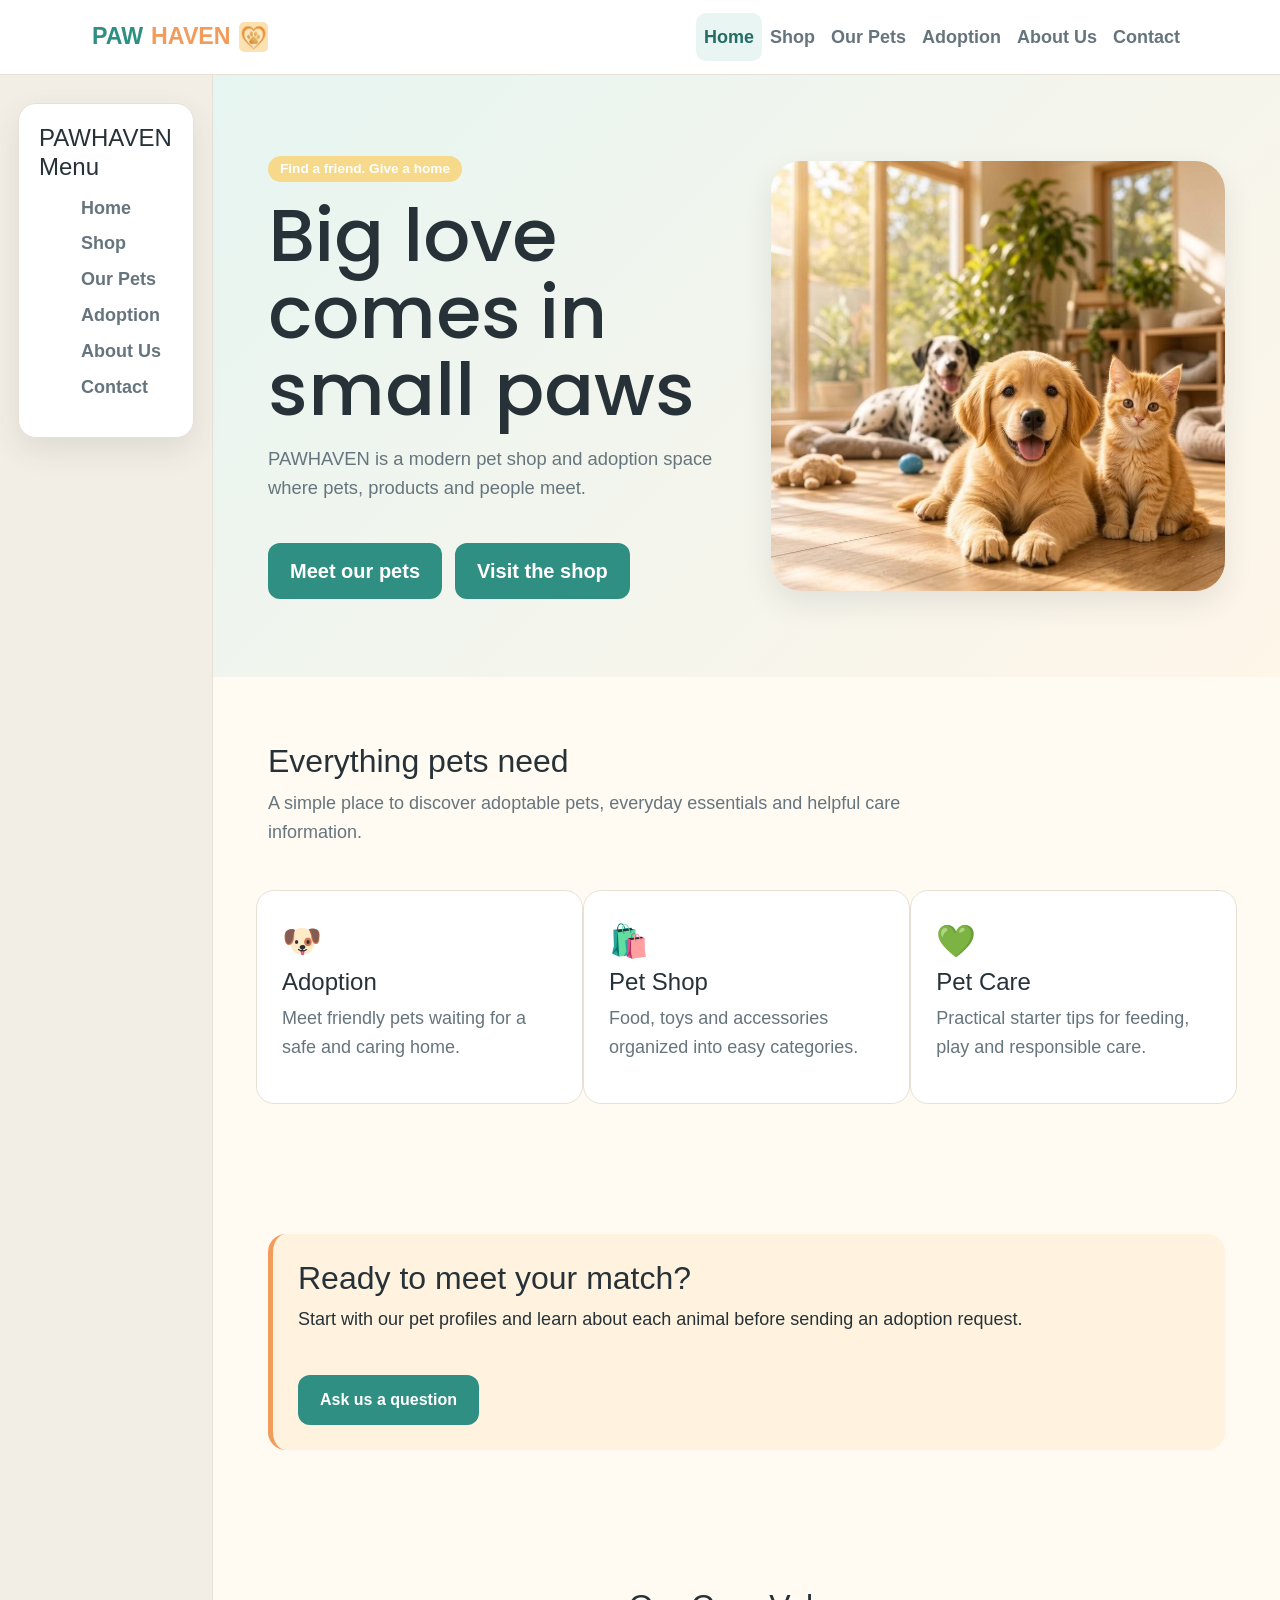
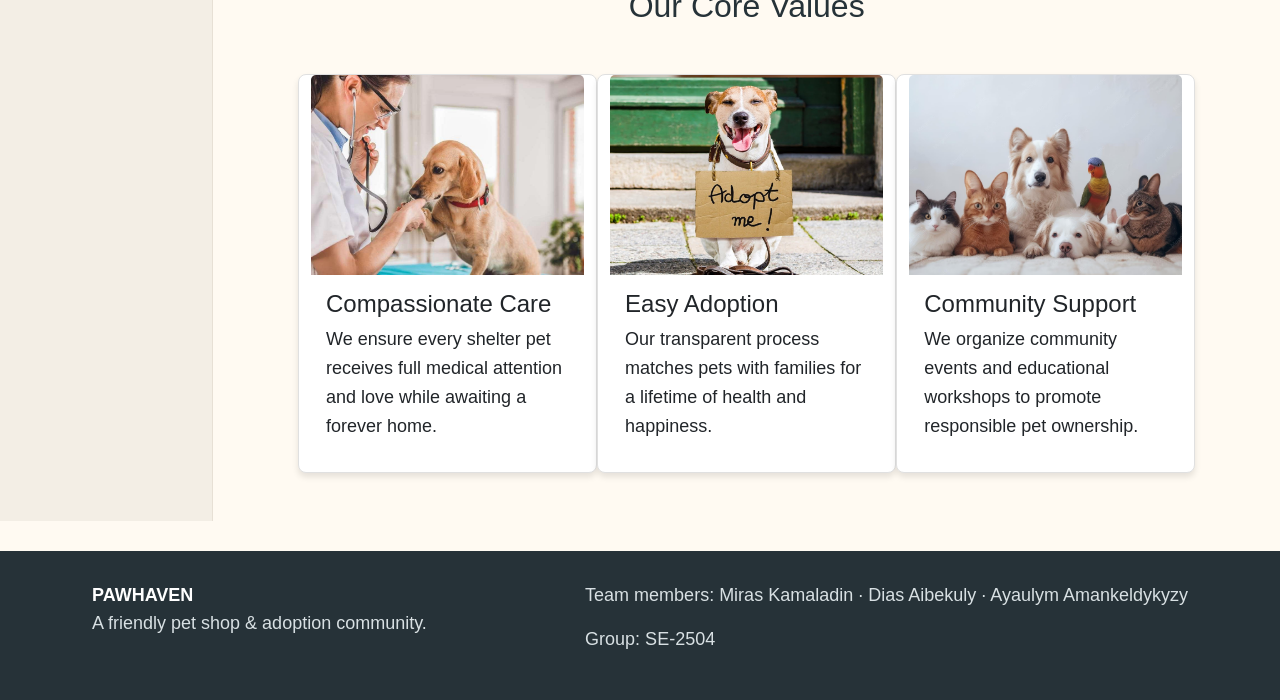
<file: index.html>
<!DOCTYPE html>

<html lang="en">
<head>
<!-- PAWHAVEN Team: Miras Kamaladin, Ayaulym Amankeldykyzy, Dias Aibekuly -->
<meta charset="utf-8"/>
<meta content="width=device-width, initial-scale=1.0" name="viewport"/>
<title>PAWHAVEN | Home</title>
<link href="https://cdn.jsdelivr.net/npm/bootstrap@5.3.3/dist/css/bootstrap.min.css" rel="stylesheet">
<link href="css/style.css" rel="stylesheet"/>
<link href="https://fonts.googleapis.com" rel="preconnect"/>
<link crossorigin="" href="https://fonts.gstatic.com" rel="preconnect"/>
<link href="https://fonts.googleapis.com/css2?family=Poppins:wght@400;500;600;700&amp;display=swap" rel="stylesheet"/>
<link href="https://fonts.googleapis.com/css2?family=Montserrat:ital,wght@0,100..900;1,100..900&amp;family=Poppins:ital,wght@0,100;0,200;0,300;0,400;0,500;0,600;0,700;0,800;0,900;1,100;1,200;1,300;1,400;1,500;1,600;1,700;1,800;1,900&amp;display=swap" rel="stylesheet"/>
</head>

<body>

<div class="site-layout">

    <header class="site-header">
        <nav class="navbar navbar-expand-lg bg-white navbar-light">
            <div class="container">
                <a class="navbar-brand logo" href="index.html">
                    PAW<span>HAVEN</span>
                    <img class="logo-img img-fluid" src="images/logo.png" alt="PAWHAVEN logo" width="40" height="40">
                </a>
                <button class="navbar-toggler" type="button" data-bs-toggle="collapse" data-bs-target="#mainNavbar"
                        aria-controls="mainNavbar" aria-expanded="false" aria-label="Toggle navigation">
                    <span class="navbar-toggler-icon"></span>
                </button>
                <div class="collapse navbar-collapse" id="mainNavbar">
                    <ul class="navbar-nav ms-auto mb-2 mb-lg-0">
                        <li class="nav-item"><a class="nav-link active" href="index.html">Home</a></li>
                        <li class="nav-item"><a class="nav-link " href="shop.html">Shop</a></li>
                        <li class="nav-item"><a class="nav-link " href="pets.html">Our Pets</a></li>
                        <li class="nav-item"><a class="nav-link " href="adoption.html">Adoption</a></li>
                        <li class="nav-item"><a class="nav-link " href="about.html">About Us</a></li>
                        <li class="nav-item"><a class="nav-link " href="contact.html">Contact</a></li>
                    </ul>
                </div>
            </div>
        </nav>
    </header>

    <div class="row g-0">

    <aside class="sidebar col-12 col-lg-3 col-xl-2">
        <div class="sidebar-box">
            <h3>PAWHAVEN Menu</h3>

            <ul class="sidebar-links">
                <li><a href="index.html">Home</a></li>
                <li><a href="shop.html">Shop</a></li>
                <li><a href="pets.html">Our Pets</a></li>
                <li><a href="adoption.html">Adoption</a></li>
                <li><a href="about.html">About Us</a></li>
                <li><a href="contact.html">Contact</a></li>
            </ul>
        </div>
    </aside>

    <main class="col-12 col-lg-9 col-xl-10">

        <section class="hero">
            <div class="container"><div class="row align-items-center g-5">

                <div class="hero-content col-12 col-lg-6">
                    <span class="badge">
                        Find a friend. Give a home
                    </span>

                    <h1 class="hero-title">
                        Big love comes in small paws
                    </h1>

                    <p>
                        PAWHAVEN is a modern pet shop and adoption space
                        where pets, products and people meet.
                    </p>

                    <div class="hero-buttons">
                        <a class="btn btn-primary btn-lg" href="pets.html">
                            Meet our pets
                        </a>

                        <a class="btn btn-warning btn-lg ms-lg-2" href="shop.html">
                            Visit the shop
                        </a>
                    </div>
                </div>

                <div class="hero-image col-12 col-lg-6">
                    <img alt="Happy dog illustration" class="hero-img img-fluid" src="images/hero.jpg"/>
                </div>

            </div>
            </div>
        </section>


        <section class="section">
            <div class="container">

                <div class="section-head">
                    <div>
                        <h2>
                            Everything pets need
                        </h2>

                        <p class="section-intro">
                            A simple place to discover adoptable pets,
                            everyday essentials and helpful care information.
                        </p>
                    </div>
                </div>

                <div class="row g-4">

                    <article class="icon-card col-12 col-md-6 col-lg-4">
                        <div class="icon">
                            🐶
                        </div>

                        <h3>
                            Adoption
                        </h3>

                        <p class="muted">
                            Meet friendly pets waiting for a safe
                            and caring home.
                        </p>
                    </article>

                    <article class="icon-card col-12 col-md-6 col-lg-4">
                        <div class="icon">
                            🛍️
                        </div>

                        <h3>
                            Pet Shop
                        </h3>

                        <p class="muted">
                            Food, toys and accessories organized
                            into easy categories.
                        </p>
                    </article>

                    <article class="icon-card col-12 col-md-6 col-lg-4">
                        <div class="icon">
                            💚
                        </div>

                        <h3>
                            Pet Care
                        </h3>

                        <p class="muted">
                            Practical starter tips for feeding,
                            play and responsible care.
                        </p>
                    </article>

                </div>
            </div>
        </section>

        <section class="section">
            <div class="container">

                <div class="callout">
                    <h2>
                        Ready to meet your match?
                    </h2>

                    <p>
                        Start with our pet profiles and learn about
                        each animal before sending an adoption request.
                    </p>

                    <a class="btn btn-primary" href="contact.html">
                        Ask us a question
                    </a>
                </div>

            </div>
        </section>
        <section class="section py-5">
            <h2 class="text-center my-4">Our Core Values</h2>

            <div class="container row g-4 mx-auto justify-content-center">
                <div class="pure-card card h-100 col-12 col-md-6 col-lg-4">
                    <img class="card-img-top img-fluid" src="images/ajnj1.jpg" alt="Pet Care">
                    <div class="pure-card-body card-body">
                        <h3>Compassionate Care</h3>
                        <p>We ensure every shelter pet receives full medical attention and love while awaiting a forever home.</p>
                    </div>
                </div>

                <div class="pure-card card h-100 col-12 col-md-6 col-lg-4">
                    <img class="card-img-top img-fluid" src="images/ajnj2.jpg" alt="Adoption">
                    <div class="pure-card-body card-body">
                        <h3>Easy Adoption</h3>
                        <p>Our transparent process matches pets with families for a lifetime of health and happiness.</p>
                    </div>
                </div>

                <div class="pure-card card h-100 col-12 col-md-6 col-lg-4">
                    <img class="card-img-top img-fluid" src="images/ajnj3.jpg" alt="Community">
                    <div class="pure-card-body card-body">
                        <h3>Community Support</h3>
                        <p>We organize community events and educational workshops to promote responsible pet ownership.</p>
                    </div>
                </div>
            </div>
        </section>

    </main>

    </div>

    <footer class="site-footer">
        <div class="container footer-grid">

            <div>
                <strong>
                    PAWHAVEN
                </strong>

                <p>
                    A friendly pet shop & adoption community.
                </p>
            </div>

            <div>
                <p>
                    Team members:
                    Miras Kamaladin ·
                    Dias Aibekuly ·
                    Ayaulym Amankeldykyzy
                </p>

                <p>
                    Group: SE-2504
                </p>
            </div>

        </div>
    </footer>

</div>

    <script src="https://cdn.jsdelivr.net/npm/bootstrap@5.3.3/dist/js/bootstrap.bundle.min.js"></script>
</body>
</html>
</file>
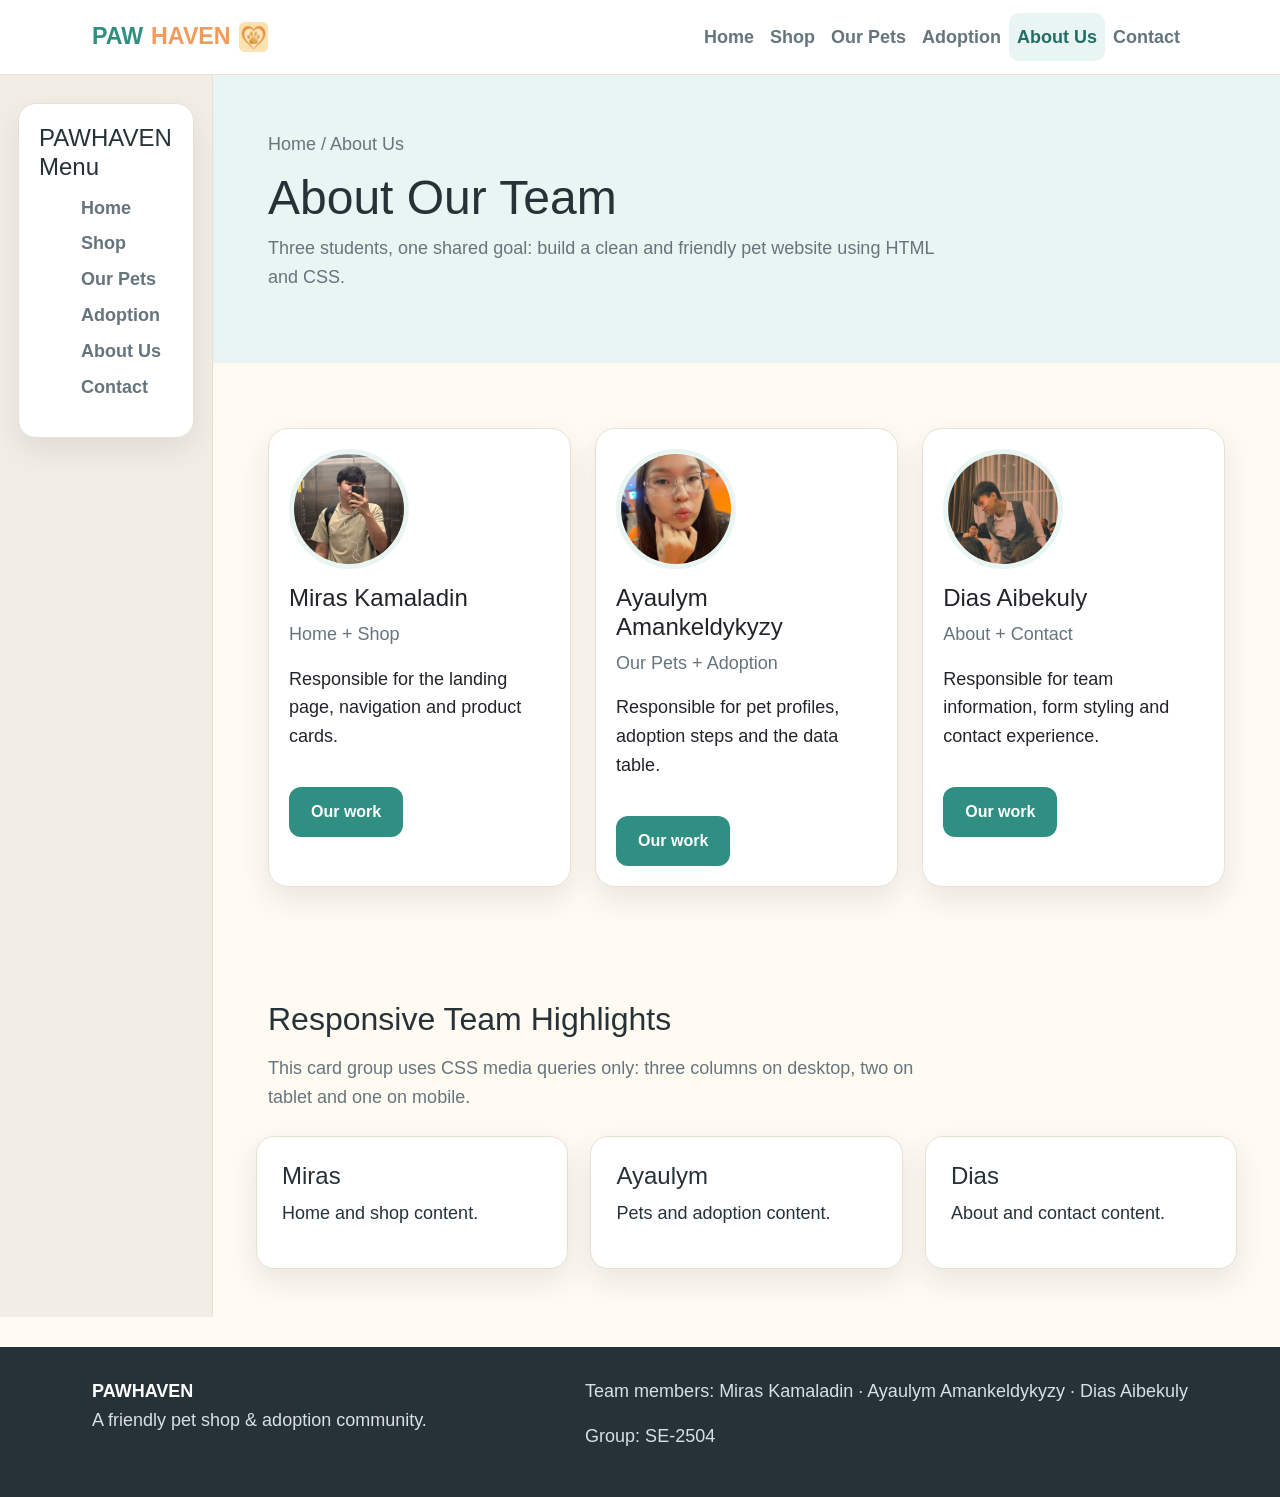
<file: about.html>
<!DOCTYPE html>
<html lang="en">
<head>
    <!-- PAWHAVEN Team: Miras Kamaladin, Ayaulym Amankeldykyzy, Dias Aibekuly -->
    <meta charset="utf-8">
    <meta content="width=device-width, initial-scale=1.0" name="viewport">
    <title>PAWHAVEN | About Our Team</title>

        <link href="https://cdn.jsdelivr.net/npm/bootstrap@5.3.3/dist/css/bootstrap.min.css" rel="stylesheet">
    <link href="css/style.css" rel="stylesheet">
    <link href="https://fonts.googleapis.com" rel="preconnect">
    <link crossorigin="" href="https://fonts.gstatic.com" rel="preconnect">
    <link href="https://fonts.googleapis.com/css2?family=Poppins:wght@400;500;600;700&display=swap" rel="stylesheet">
    <link href="https://fonts.googleapis.com/css2?family=Montserrat:ital,wght@0,100..900;1,100..900&family=Poppins:ital,wght@0,100;0,200;0,300;0,400;0,500;0,600;0,700;0,800;0,900;1,100;1,200;1,300;1,400;1,500;1,600;1,700;1,800;1,900&display=swap" rel="stylesheet">
</head>

<body>
    <div class="site-layout">

        <header class="site-header">
        <nav class="navbar navbar-expand-lg bg-white navbar-light">
            <div class="container">
                <a class="navbar-brand logo" href="index.html">
                    PAW<span>HAVEN</span>
                    <img class="logo-img img-fluid" src="images/logo.png" alt="PAWHAVEN logo" width="40" height="40">
                </a>
                <button class="navbar-toggler" type="button" data-bs-toggle="collapse" data-bs-target="#mainNavbar"
                        aria-controls="mainNavbar" aria-expanded="false" aria-label="Toggle navigation">
                    <span class="navbar-toggler-icon"></span>
                </button>
                <div class="collapse navbar-collapse" id="mainNavbar">
                    <ul class="navbar-nav ms-auto mb-2 mb-lg-0">
                        <li class="nav-item"><a class="nav-link " href="index.html">Home</a></li>
                        <li class="nav-item"><a class="nav-link " href="shop.html">Shop</a></li>
                        <li class="nav-item"><a class="nav-link " href="pets.html">Our Pets</a></li>
                        <li class="nav-item"><a class="nav-link " href="adoption.html">Adoption</a></li>
                        <li class="nav-item"><a class="nav-link active" href="about.html">About Us</a></li>
                        <li class="nav-item"><a class="nav-link " href="contact.html">Contact</a></li>
                    </ul>
                </div>
            </div>
        </nav>
    </header>

    <div class="row g-0">

        <aside class="sidebar col-12 col-lg-3 col-xl-2">
            <div class="sidebar-box">
                <h3>PAWHAVEN Menu</h3>

                <ul class="sidebar-links">
                    <li><a href="index.html">Home</a></li>
                    <li><a href="shop.html">Shop</a></li>
                    <li><a href="pets.html">Our Pets</a></li>
                    <li><a href="adoption.html">Adoption</a></li>
                    <li><a href="about.html">About Us</a></li>
                    <li><a href="contact.html">Contact</a></li>
                </ul>
            </div>
        </aside>

        <main class="col-12 col-lg-9 col-xl-10">
            <section class="page-hero">
                <div class="container">
                    <p class="breadcrumb">Home / About Us</p>
                    <h1>About Our Team</h1>
                    <p class="section-intro">Three students, one shared goal: build a clean and friendly pet website using HTML and CSS.</p>
                </div>
            </section>

            <section class="section">
                <div class="container">
                    <div class="row g-4">

                        <article class="col-sm-12 col-md-6 col-lg-4"><div class="card h-100">
                            <div class="card-body">
                                <img alt="Student 1 profile illustration" class="profile-img img-fluid" src="images/person1.jpg">
                                <h3>Miras Kamaladin</h3>
                                <p class="muted">Home + Shop</p>
                                <p>Responsible for the landing page, navigation and product cards.</p>
                                <a class="btn btn-outline-primary" href="contact.html">Our work</a>
                            </div>
                        </article>

                        <article class="col-sm-12 col-md-6 col-lg-4"><div class="card h-100">
                            <div class="card-body">
                                <img alt="Student 2 profile illustration" class="profile-img img-fluid" src="images/person3.jpg">
                                <h3>Ayaulym Amankeldykyzy</h3>
                                <p class="muted">Our Pets + Adoption</p>
                                <p>Responsible for pet profiles, adoption steps and the data table.</p>
                                <a class="btn btn-outline-primary" href="contact.html">Our work</a>
                            </div>
                        </article>

                        <article class="col-sm-12 col-md-6 col-lg-4"><div class="card h-100">
                            <div class="card-body">
                                <img alt="Student 3 profile illustration" class="profile-img img-fluid" src="images/person2.jpg">
                                <h3>Dias Aibekuly</h3>
                                <p class="muted">About + Contact</p>
                                <p>Responsible for team information, form styling and contact experience.</p>
                                <a class="btn btn-outline-primary" href="contact.html">Our work</a>
                            </div>
                        </article>

                    </div>
                </div>
            </section>

            <section class="section py-5">
                <div class="container">
                    <h2 class="mb-3">Responsive Team Highlights</h2>
                    <p class="section-intro mb-4">This card group uses CSS media queries only: three columns on desktop, two on tablet and one on mobile.</p>
                    <div class="responsive-card-group row g-4">
                        <article class="responsive-card col-12 col-md-6 col-lg-4">
                            <h3>Miras</h3>
                            <p>Home and shop content.</p>
                        </article>
                        <article class="responsive-card col-12 col-md-6 col-lg-4">
                            <h3>Ayaulym</h3>
                            <p>Pets and adoption content.</p>
                        </article>
                        <article class="responsive-card col-12 col-md-6 col-lg-4">
                            <h3>Dias</h3>
                            <p>About and contact content.</p>
                        </article>
                    </div>
                </div>
            </section>
        </main>

    </div>

        <footer class="site-footer">
            <div class="container footer-grid">
                <div>
                    <strong>PAWHAVEN</strong>
                    <p>A friendly pet shop & adoption community.</p>
                </div>

                <div>
                    <p>Team members: Miras Kamaladin · Ayaulym Amankeldykyzy · Dias Aibekuly</p>
                    <p>Group: SE-2504</p>
                </div>
            </div>
        </footer>

    </div>
    <script src="https://cdn.jsdelivr.net/npm/bootstrap@5.3.3/dist/js/bootstrap.bundle.min.js"></script>
</body>
</html>
</file>
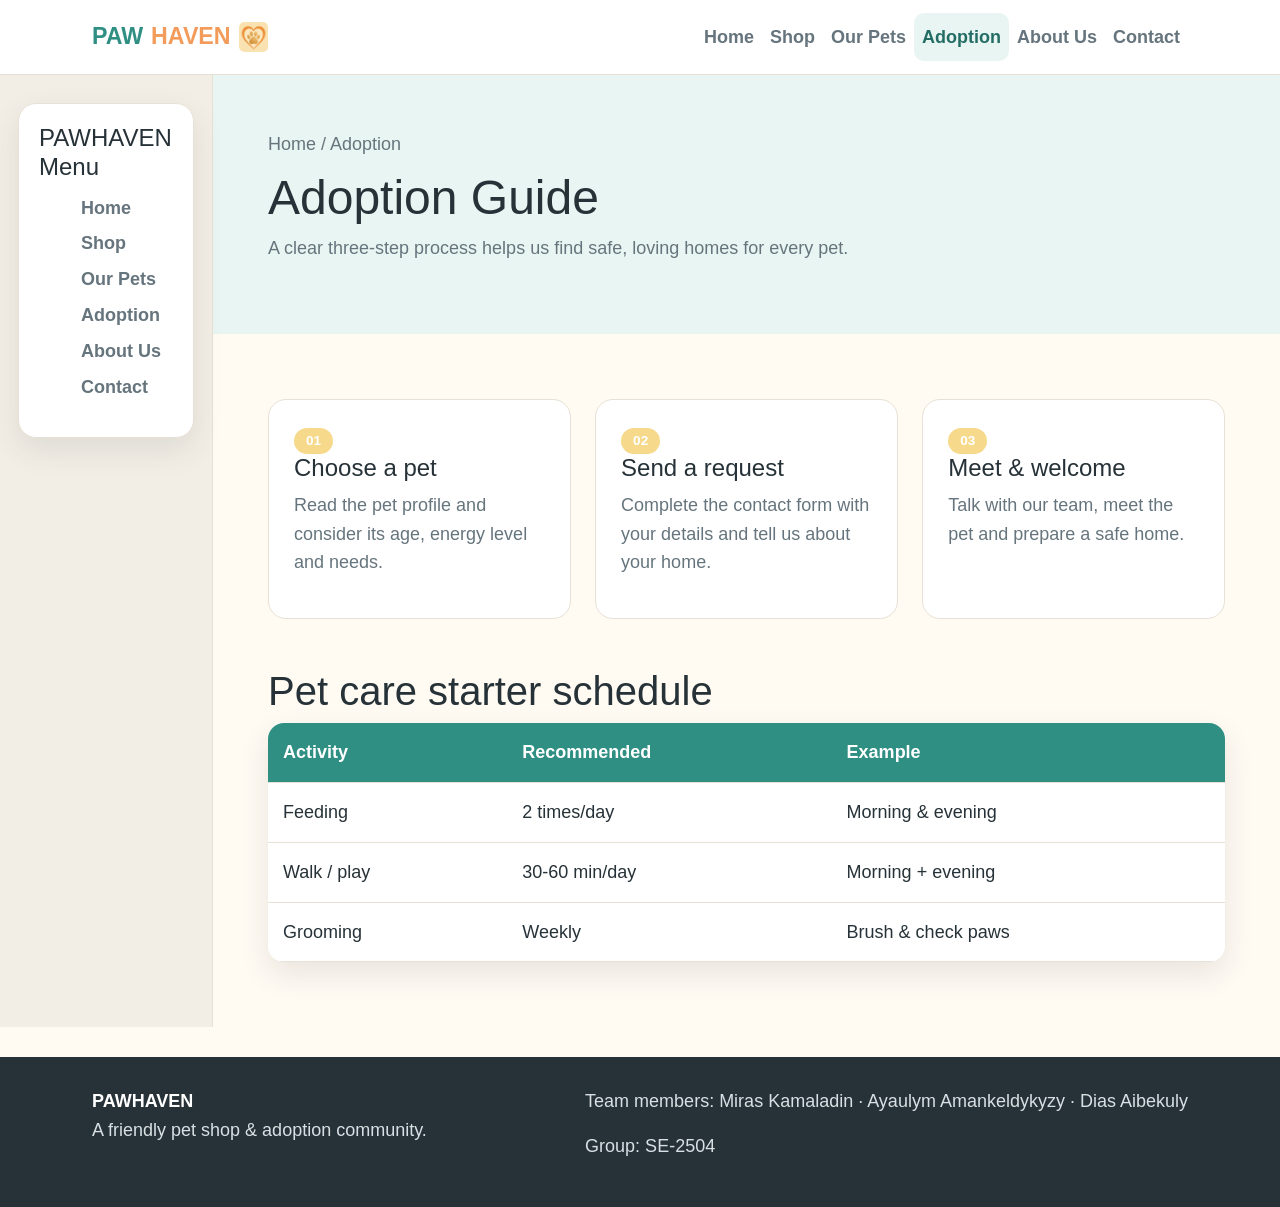
<file: adoption.html>
<!DOCTYPE html>

<html lang="en">
<head>
<!-- PAWHAVEN Team: Miras Kamaladin, Ayaulym Amankeldykyzy, Dias Aibekuly -->
<meta charset="utf-8"/>
<meta content="width=device-width, initial-scale=1.0" name="viewport"/>
<title>PAWHAVEN | Adoption Guide</title>
<link href="https://cdn.jsdelivr.net/npm/bootstrap@5.3.3/dist/css/bootstrap.min.css" rel="stylesheet">
<link href="css/style.css" rel="stylesheet"/>
<link href="https://fonts.googleapis.com" rel="preconnect"/>
<link crossorigin="" href="https://fonts.gstatic.com" rel="preconnect"/>
<link href="https://fonts.googleapis.com/css2?family=Poppins:wght@400;500;600;700&amp;display=swap" rel="stylesheet"/>
<link href="https://fonts.googleapis.com/css2?family=Montserrat:ital,wght@0,100..900;1,100..900&amp;family=Poppins:ital,wght@0,100;0,200;0,300;0,400;0,500;0,600;0,700;0,800;0,900;1,100;1,200;1,300;1,400;1,500;1,600;1,700;1,800;1,900&amp;display=swap" rel="stylesheet"/>
</head>

<body>

<div class="site-layout">

    <header class="site-header">
        <nav class="navbar navbar-expand-lg bg-white navbar-light">
            <div class="container">
                <a class="navbar-brand logo" href="index.html">
                    PAW<span>HAVEN</span>
                    <img class="logo-img img-fluid" src="images/logo.png" alt="PAWHAVEN logo" width="40" height="40">
                </a>
                <button class="navbar-toggler" type="button" data-bs-toggle="collapse" data-bs-target="#mainNavbar"
                        aria-controls="mainNavbar" aria-expanded="false" aria-label="Toggle navigation">
                    <span class="navbar-toggler-icon"></span>
                </button>
                <div class="collapse navbar-collapse" id="mainNavbar">
                    <ul class="navbar-nav ms-auto mb-2 mb-lg-0">
                        <li class="nav-item"><a class="nav-link " href="index.html">Home</a></li>
                        <li class="nav-item"><a class="nav-link " href="shop.html">Shop</a></li>
                        <li class="nav-item"><a class="nav-link " href="pets.html">Our Pets</a></li>
                        <li class="nav-item"><a class="nav-link active" href="adoption.html">Adoption</a></li>
                        <li class="nav-item"><a class="nav-link " href="about.html">About Us</a></li>
                        <li class="nav-item"><a class="nav-link " href="contact.html">Contact</a></li>
                    </ul>
                </div>
            </div>
        </nav>
    </header>

    <div class="row g-0">

    <aside class="sidebar col-12 col-lg-3 col-xl-2">
        <div class="sidebar-box">
            <h3>PAWHAVEN Menu</h3>

            <ul class="sidebar-links">
                <li><a href="index.html">Home</a></li>
                <li><a href="shop.html">Shop</a></li>
                <li><a href="pets.html">Our Pets</a></li>
                <li><a href="adoption.html">Adoption</a></li>
                <li><a href="about.html">About Us</a></li>
                <li><a href="contact.html">Contact</a></li>
            </ul>
        </div>
    </aside>

    <main class="col-12 col-lg-9 col-xl-10">

        <section class="page-hero">
            <div class="container">
                <p class="breadcrumb">Home / Adoption</p>
                <h1>Adoption Guide</h1>
                <p class="section-intro">A clear three-step process helps us find safe, loving homes for every pet.</p>
            </div>
        </section>

        <section class="section">
            <div class="container">

                <div class="row g-4">

                    <article class="col-sm-12 col-md-6 col-lg-4"><div class="icon-card h-100">
                        <span class="badge">01</span>
                        <h3>Choose a pet</h3>
                        <p class="muted">Read the pet profile and consider its age, energy level and needs.</p>
                    </div></article>

                    <article class="col-sm-12 col-md-6 col-lg-4"><div class="icon-card h-100">
                        <span class="badge">02</span>
                        <h3>Send a request</h3>
                        <p class="muted">Complete the contact form with your details and tell us about your home.</p>
                    </div></article>

                    <article class="col-sm-12 col-md-6 col-lg-4"><div class="icon-card h-100">
                        <span class="badge">03</span>
                        <h3>Meet & welcome</h3>
                        <p class="muted">Talk with our team, meet the pet and prepare a safe home.</p>
                    </div></article>

                </div>

                <div class="care-schedule mt-5">
                    <h1>Pet care starter schedule</h1>

                    <table>
                        <tr>
                            <th>Activity</th>
                            <th>Recommended</th>
                            <th>Example</th>
                        </tr>

                        <tr>
                            <td>Feeding</td>
                            <td>2 times/day</td>
                            <td>Morning & evening</td>
                        </tr>

                        <tr>
                            <td>Walk / play</td>
                            <td>30-60 min/day</td>
                            <td>Morning + evening</td>
                        </tr>

                        <tr>
                            <td>Grooming</td>
                            <td>Weekly</td>
                            <td>Brush & check paws</td>
                        </tr>
                    </table>
                </div>

            </div>
        </section>

    </main>

    </div>

    <footer class="site-footer">
        <div class="container footer-grid">

            <div>
                <strong>PAWHAVEN</strong>
                <p>A friendly pet shop & adoption community.</p>
            </div>

            <div>
                <p>Team members: Miras Kamaladin · Ayaulym Amankeldykyzy · Dias Aibekuly</p>
                <p>Group: SE-2504</p>
            </div>

        </div>
    </footer>

</div>

    <script src="https://cdn.jsdelivr.net/npm/bootstrap@5.3.3/dist/js/bootstrap.bundle.min.js"></script>
</body>
</html>
</file>
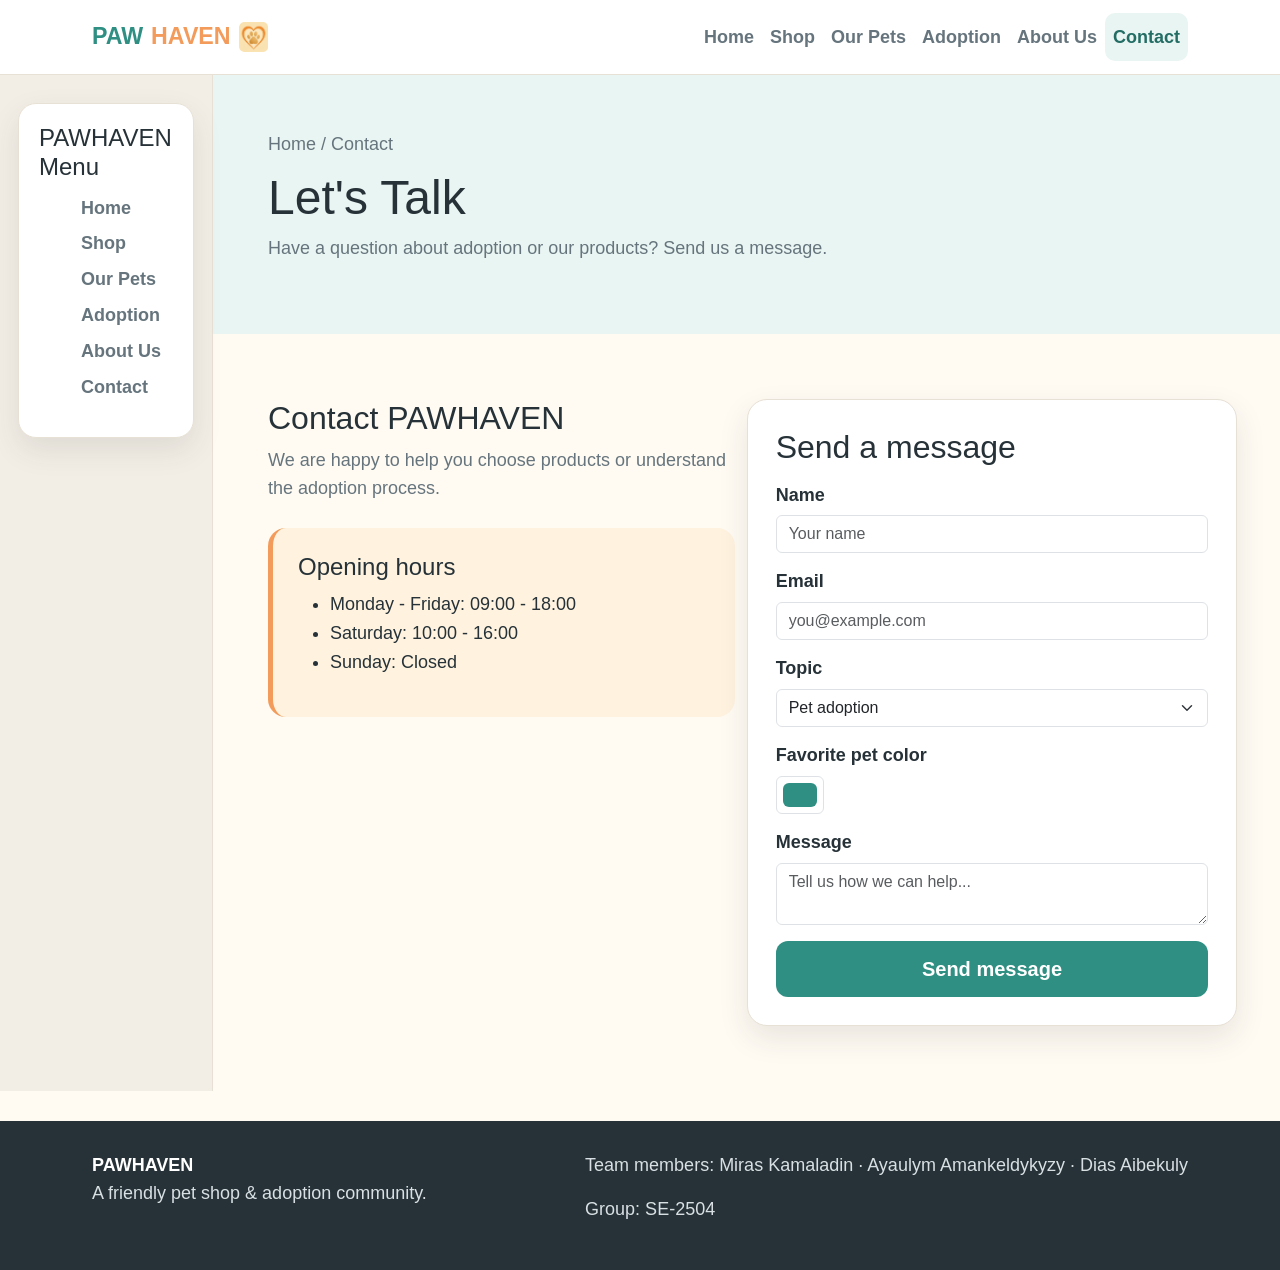
<file: contact.html>
<!DOCTYPE html>

<html lang="en">
<head>
<!-- PAWHAVEN Team: Miras Kamaladin, Ayaulym Amankeldykyzy, Dias Aibekuly -->
<meta charset="utf-8"/>
<meta content="width=device-width, initial-scale=1.0" name="viewport"/>
<title>PAWHAVEN | Contact</title>
<link href="https://cdn.jsdelivr.net/npm/bootstrap@5.3.3/dist/css/bootstrap.min.css" rel="stylesheet">
<link href="css/style.css" rel="stylesheet"/>
<link href="https://fonts.googleapis.com" rel="preconnect"/>
<link crossorigin="" href="https://fonts.gstatic.com" rel="preconnect"/>
<link href="https://fonts.googleapis.com/css2?family=Montserrat:ital,wght@0,100..900;1,100..900&amp;family=Poppins:ital,wght@0,100..900;1,100..900&amp;display=swap" rel="stylesheet"/>
</head>

<body>

<div class="site-layout">

    <header class="site-header">
        <nav class="navbar navbar-expand-lg bg-white navbar-light">
            <div class="container">
                <a class="navbar-brand logo" href="index.html">
                    PAW<span>HAVEN</span>
                    <img class="logo-img img-fluid" src="images/logo.png" alt="PAWHAVEN logo" width="40" height="40">
                </a>
                <button class="navbar-toggler" type="button" data-bs-toggle="collapse" data-bs-target="#mainNavbar"
                        aria-controls="mainNavbar" aria-expanded="false" aria-label="Toggle navigation">
                    <span class="navbar-toggler-icon"></span>
                </button>
                <div class="collapse navbar-collapse" id="mainNavbar">
                    <ul class="navbar-nav ms-auto mb-2 mb-lg-0">
                        <li class="nav-item"><a class="nav-link " href="index.html">Home</a></li>
                        <li class="nav-item"><a class="nav-link " href="shop.html">Shop</a></li>
                        <li class="nav-item"><a class="nav-link " href="pets.html">Our Pets</a></li>
                        <li class="nav-item"><a class="nav-link " href="adoption.html">Adoption</a></li>
                        <li class="nav-item"><a class="nav-link " href="about.html">About Us</a></li>
                        <li class="nav-item"><a class="nav-link active" href="contact.html">Contact</a></li>
                    </ul>
                </div>
            </div>
        </nav>
    </header>

    <div class="row g-0">

    <aside class="sidebar col-12 col-lg-3 col-xl-2">
        <div class="sidebar-box">
            <h3>PAWHAVEN Menu</h3>

            <ul class="sidebar-links">
                <li><a href="index.html">Home</a></li>
                <li><a href="shop.html">Shop</a></li>
                <li><a href="pets.html">Our Pets</a></li>
                <li><a href="adoption.html">Adoption</a></li>
                <li><a href="about.html">About Us</a></li>
                <li><a href="contact.html">Contact</a></li>
            </ul>
        </div>
    </aside>

    <main class="col-12 col-lg-9 col-xl-10">

        <section class="page-hero">
            <div class="container">
                <p class="breadcrumb">Home / Contact</p>
                <h1>Let's Talk</h1>
                <p class="section-intro">Have a question about adoption or our products? Send us a message.</p>
            </div>
        </section>

        <section class="section">
            <div class="container"><div class="row g-4 align-items-start">

                <div class="col-lg-6">
                    <h2>Contact PAWHAVEN</h2>
                    <p class="muted">We are happy to help you choose products or understand the adoption process.</p>

                    <div class="callout contact-hours">
                        <h3>Opening hours</h3>

                        <ul>
                            <li>Monday - Friday: 09:00 - 18:00</li>
                            <li>Saturday: 10:00 - 16:00</li>
                            <li>Sunday: Closed</li>
                        </ul>
                    </div>
                </div>

                <form class="form-card col-lg-6" id="contact-form">
                    <h2>Send a message</h2>

                    <label for="name">Name</label>
                    <input class="form-control" id="name" placeholder="Your name" required="" type="text"/>

                    <label for="email">Email</label>
                    <input class="form-control" id="email" placeholder="you@example.com" required="" type="email"/>

                    <label for="topic">Topic</label>
                    <select class="form-select" id="topic">
                        <option>Pet adoption</option>
                        <option>Pet products</option>
                        <option>General question</option>
                    </select>

                    <label for="color">Favorite pet color</label>
                    <input class="form-control form-control-color" id="color" type="color" value="#2f8f83"/>

                    <label for="message">Message</label>
                    <textarea class="form-control" id="message" placeholder="Tell us how we can help..." required=""></textarea>

                    <button class="btn btn-primary btn-lg w-100 mt-3" type="submit">Send message</button>
                </form>
            </div></div>
        </section>

    </main>

    </div>

    <footer class="site-footer">
        <div class="container footer-grid">

            <div>
                <strong>PAWHAVEN</strong>
                <p>A friendly pet shop & adoption community.</p>
            </div>

            <div>
                <p>Team members: Miras Kamaladin · Ayaulym Amankeldykyzy · Dias Aibekuly</p>
                <p>Group: SE-2504</p>
            </div>

        </div>
    </footer>

</div>

    <script src="https://cdn.jsdelivr.net/npm/bootstrap@5.3.3/dist/js/bootstrap.bundle.min.js"></script>
</body>
</html>
</file>
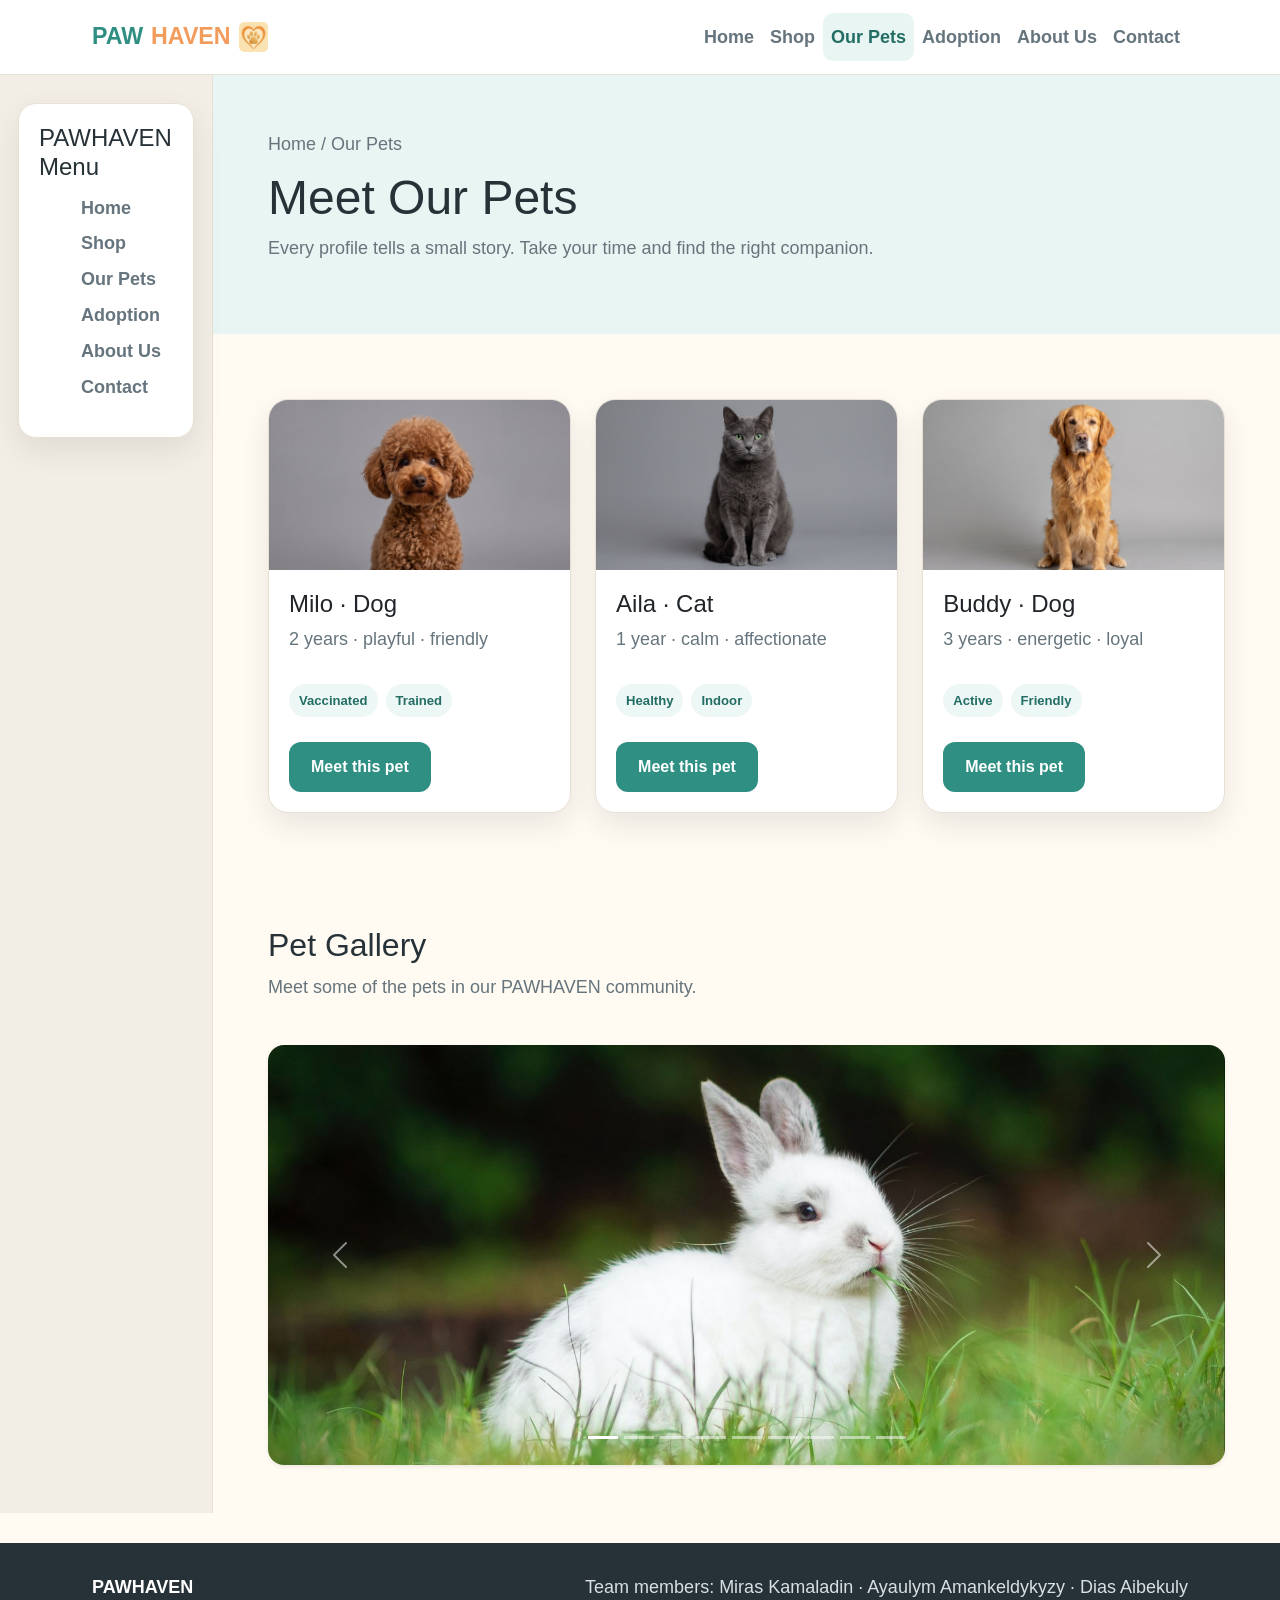
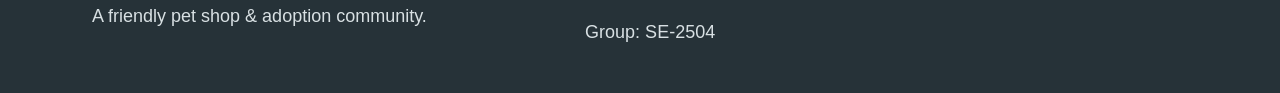
<file: pets.html>
<!DOCTYPE html>

<html lang="en">
<head>
<!-- PAWHAVEN Team: Miras Kamaladin, Ayaulym Amankeldykyzy, Dias Aibekuly -->
<meta charset="utf-8"/>
<meta content="width=device-width, initial-scale=1.0" name="viewport"/>
<title>PAWHAVEN | Meet Our Pets</title>
<link href="https://cdn.jsdelivr.net/npm/bootstrap@5.3.3/dist/css/bootstrap.min.css" rel="stylesheet">
<link href="css/style.css" rel="stylesheet"/>
<link href="https://fonts.googleapis.com" rel="preconnect"/>
<link crossorigin="" href="https://fonts.gstatic.com" rel="preconnect"/>
<link href="https://fonts.googleapis.com/css2?family=Poppins:wght@400;500;600;700&amp;display=swap" rel="stylesheet"/>
<link href="https://fonts.googleapis.com/css2?family=Montserrat:ital,wght@0,100..900;1,100..900&amp;family=Poppins:ital,wght@0,100;0,200;0,300;0,400;0,500;0,600;0,700;0,800;0,900;1,100;1,200;1,300;1,400;1,500;1,600;1,700;1,800;1,900&amp;display=swap" rel="stylesheet"/>
</head>

<body>

<div class="site-layout">

    <header class="site-header">
        <nav class="navbar navbar-expand-lg bg-white navbar-light">
            <div class="container">
                <a class="navbar-brand logo" href="index.html">
                    PAW<span>HAVEN</span>
                    <img class="logo-img img-fluid" src="images/logo.png" alt="PAWHAVEN logo" width="40" height="40">
                </a>
                <button class="navbar-toggler" type="button" data-bs-toggle="collapse" data-bs-target="#mainNavbar"
                        aria-controls="mainNavbar" aria-expanded="false" aria-label="Toggle navigation">
                    <span class="navbar-toggler-icon"></span>
                </button>
                <div class="collapse navbar-collapse" id="mainNavbar">
                    <ul class="navbar-nav ms-auto mb-2 mb-lg-0">
                        <li class="nav-item"><a class="nav-link " href="index.html">Home</a></li>
                        <li class="nav-item"><a class="nav-link " href="shop.html">Shop</a></li>
                        <li class="nav-item"><a class="nav-link active" href="pets.html">Our Pets</a></li>
                        <li class="nav-item"><a class="nav-link " href="adoption.html">Adoption</a></li>
                        <li class="nav-item"><a class="nav-link " href="about.html">About Us</a></li>
                        <li class="nav-item"><a class="nav-link " href="contact.html">Contact</a></li>
                    </ul>
                </div>
            </div>
        </nav>
    </header>

    <div class="row g-0">

    <aside class="sidebar col-12 col-lg-3 col-xl-2">
        <div class="sidebar-box">
            <h3>PAWHAVEN Menu</h3>

            <ul class="sidebar-links">
                <li><a href="index.html">Home</a></li>
                <li><a href="shop.html">Shop</a></li>
                <li><a href="pets.html">Our Pets</a></li>
                <li><a href="adoption.html">Adoption</a></li>
                <li><a href="about.html">About Us</a></li>
                <li><a href="contact.html">Contact</a></li>
            </ul>
        </div>
    </aside>

    <main class="col-12 col-lg-9 col-xl-10">

        <section class="page-hero">
            <div class="container">
                <p class="breadcrumb">Home / Our Pets</p>
                <h1>Meet Our Pets</h1>
                <p class="section-intro">
                    Every profile tells a small story. Take your time and find the right companion.
                </p>
            </div>
        </section>

        <section class="section">
            <div class="container">

                <div class="row g-4">

                    <article class="col-sm-12 col-md-6 col-lg-4"><div class="card h-100">
                        <img class="img-fluid" alt="Milo the dog" src="images/dog.jpg"/>

                        <div class="card-body">
                            <h3>Milo · Dog</h3>
                            <p class="muted">
                                2 years · playful · friendly
                            </p>

                            <div class="pill-list">
                                <span class="pill">Vaccinated</span>
                                <span class="pill">Trained</span>
                            </div>

                            <a class="btn btn-primary" href="adoption.html">Meet this pet</a>
                        </div>
                    </div></article>

                    <article class="col-sm-12 col-md-6 col-lg-4"><div class="card h-100">
                        <img class="img-fluid" alt="Aila the cat" src="images/cat.jpg"/>

                        <div class="card-body">
                            <h3>Aila · Cat</h3>
                            <p class="muted">
                                1 year · calm · affectionate
                            </p>

                            <div class="pill-list">
                                <span class="pill">Healthy</span>
                                <span class="pill">Indoor</span>
                            </div>

                            <a class="btn btn-primary" href="adoption.html">Meet this pet</a>
                        </div>
                    </div></article>

                    <article class="col-sm-12 col-md-6 col-lg-4"><div class="card h-100">
                        <img class="img-fluid" alt="Buddy the dog" src="images/dog2.jpg"/>

                        <div class="card-body">
                            <h3>Buddy · Dog</h3>
                            <p class="muted">
                                3 years · energetic · loyal
                            </p>

                            <div class="pill-list">
                                <span class="pill">Active</span>
                                <span class="pill">Friendly</span>
                            </div>

                            <a class="btn btn-primary" href="adoption.html">Meet this pet</a>
                        </div>
                    </div></article>

                </div>

            </div>
        </section>

        <section class="section py-5">
            <div class="container">
                <div class="section-head">
                    <div>
                        <h2>Pet Gallery</h2>
                        <p class="section-intro">Meet some of the pets in our PAWHAVEN community.</p>
                    </div>
                </div>

                <div id="petCarousel" class="carousel slide shadow-sm rounded-4 overflow-hidden" data-bs-ride="carousel" aria-label="PAWHAVEN pet gallery">
                    <div class="carousel-indicators">
                        <button type="button" data-bs-target="#petCarousel" data-bs-slide-to="0" class="active" aria-current="true" aria-label="Slide 1"></button>
                        <button type="button" data-bs-target="#petCarousel" data-bs-slide-to="1" aria-label="Slide 2"></button>
                        <button type="button" data-bs-target="#petCarousel" data-bs-slide-to="2" aria-label="Slide 3"></button>
                        <button type="button" data-bs-target="#petCarousel" data-bs-slide-to="3" aria-label="Slide 4"></button>
                        <button type="button" data-bs-target="#petCarousel" data-bs-slide-to="4" aria-label="Slide 5"></button>
                        <button type="button" data-bs-target="#petCarousel" data-bs-slide-to="5" aria-label="Slide 6"></button>
                        <button type="button" data-bs-target="#petCarousel" data-bs-slide-to="6" aria-label="Slide 7"></button>
                        <button type="button" data-bs-target="#petCarousel" data-bs-slide-to="7" aria-label="Slide 8"></button>
                        <button type="button" data-bs-target="#petCarousel" data-bs-slide-to="8" aria-label="Slide 9"></button>
                    </div>
                    <div class="carousel-inner">
                        <div class="carousel-item active"><img src="images/card1.jpg" class="d-block w-100 carousel-img" alt="Bunny"></div>
                        <div class="carousel-item"><img src="images/card2.jpg" class="d-block w-100 carousel-img" alt="Max"></div>
                        <div class="carousel-item"><img src="images/card3.jpg" class="d-block w-100 carousel-img" alt="Charlie"></div>
                        <div class="carousel-item"><img src="images/card4.jpg" class="d-block w-100 carousel-img" alt="Rio"></div>
                        <div class="carousel-item"><img src="images/card5.jpg" class="d-block w-100 carousel-img" alt="Milo"></div>
                        <div class="carousel-item"><img src="images/card6.jpg" class="d-block w-100 carousel-img" alt="Tommy"></div>
                        <div class="carousel-item"><img src="images/card7.jpg" class="d-block w-100 carousel-img" alt="Teddy"></div>
                        <div class="carousel-item"><img src="images/card8.jpg" class="d-block w-100 carousel-img" alt="Daisy"></div>
                        <div class="carousel-item"><img src="images/card9.jpg" class="d-block w-100 carousel-img" alt="Blue"></div>
                    </div>
                    <button class="carousel-control-prev" type="button" data-bs-target="#petCarousel" data-bs-slide="prev" aria-label="Previous slide">
                        <span class="carousel-control-prev-icon"></span>
                    </button>
                    <button class="carousel-control-next" type="button" data-bs-target="#petCarousel" data-bs-slide="next" aria-label="Next slide">
                        <span class="carousel-control-next-icon"></span>
                    </button>
                </div>
            </div>
        </section>

    </main>

    </div>

    <footer class="site-footer">
        <div class="container footer-grid">

            <div>
                <strong>PAWHAVEN</strong>
                <p>A friendly pet shop & adoption community.</p>
            </div>

            <div>
                <p>Team members: Miras Kamaladin · Ayaulym Amankeldykyzy · Dias Aibekuly</p>
                <p>Group: SE-2504</p>
            </div>

        </div>
    </footer>

</div>

    <script src="https://cdn.jsdelivr.net/npm/bootstrap@5.3.3/dist/js/bootstrap.bundle.min.js"></script>
</body>
</html>
</file>
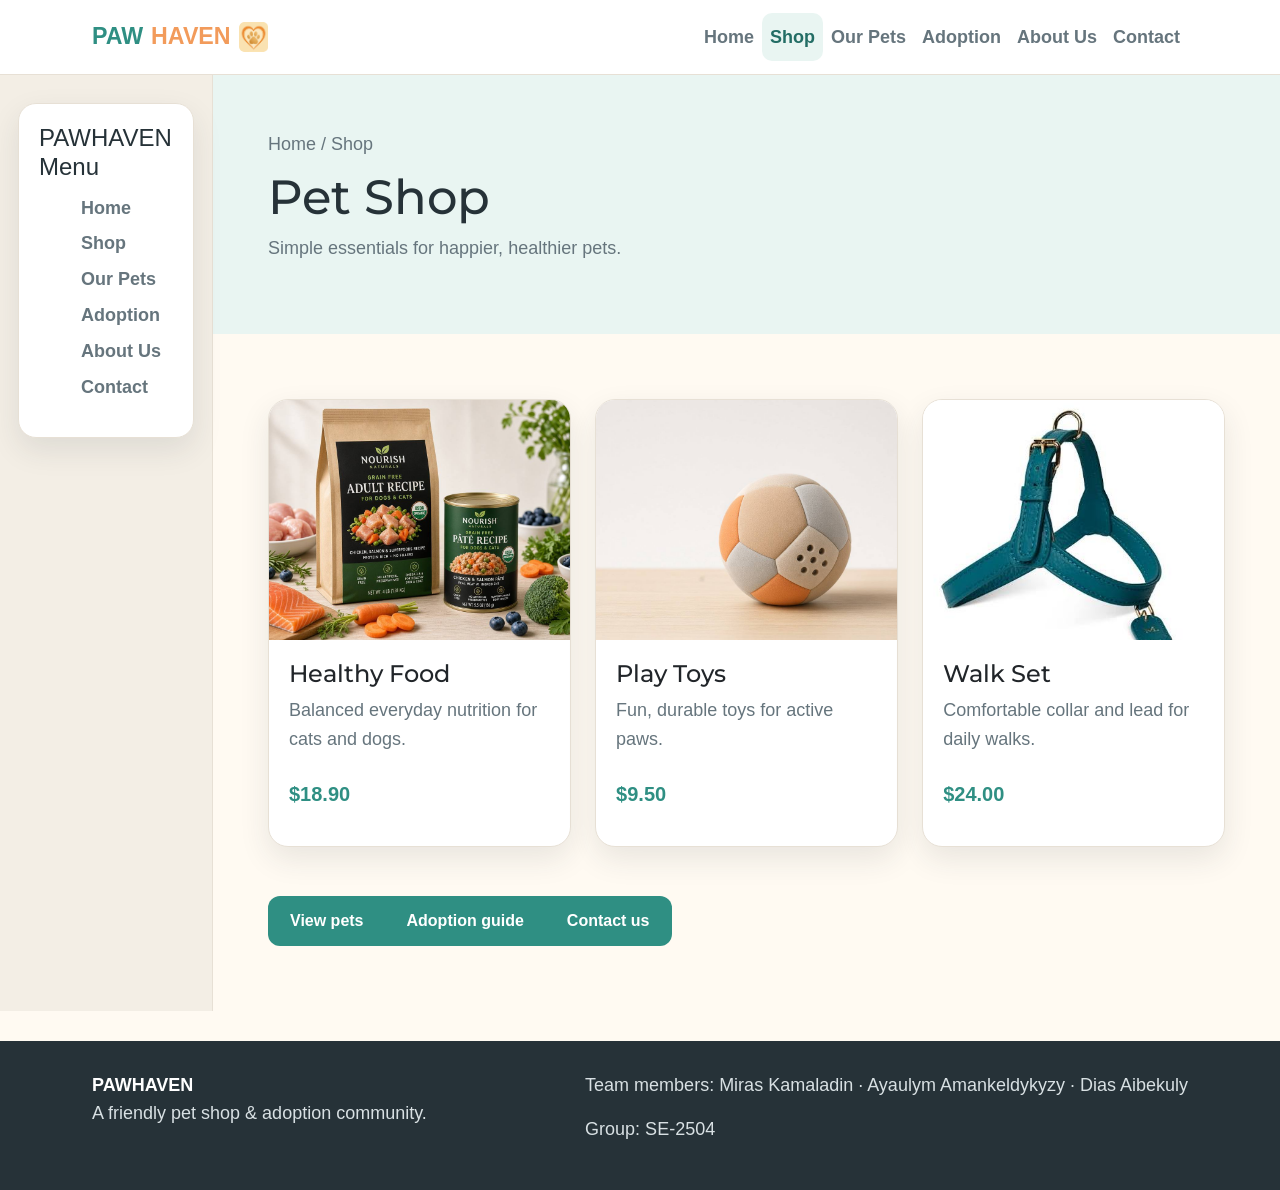
<file: shop.html>
<!DOCTYPE html>
<html lang="en">
<head>
    <!-- PAWHAVEN Team: Miras Kamaladin, Ayaulym Amankeldykyzy, Dias Aibekuly -->
    <meta charset="UTF-8">
    <meta name="viewport" content="width=device-width, initial-scale=1.0">
    <title>PAWHAVEN | Shop</title>
        <link href="https://cdn.jsdelivr.net/npm/bootstrap@5.3.3/dist/css/bootstrap.min.css" rel="stylesheet">
    <link rel="stylesheet" href="css/style.css">
    <link rel="preconnect" href="https://fonts.googleapis.com">
    <link rel="preconnect" href="https://fonts.gstatic.com" crossorigin>
    <link href="https://fonts.googleapis.com/css2?family=Poppins:wght@400;500;600;700&display=swap" rel="stylesheet">
    <link href="https://fonts.googleapis.com/css2?family=Montserrat:ital,wght@0,100..900;1,100..900&family=Poppins:ital,wght@0,100..900;1,100..900&display=swap" rel="stylesheet">
</head>

<body>

<div class="site-layout">

    <header class="site-header">
        <nav class="navbar navbar-expand-lg bg-white navbar-light">
            <div class="container">
                <a class="navbar-brand logo" href="index.html">
                    PAW<span>HAVEN</span>
                    <img class="logo-img img-fluid" src="images/logo.png" alt="PAWHAVEN logo" width="40" height="40">
                </a>
                <button class="navbar-toggler" type="button" data-bs-toggle="collapse" data-bs-target="#mainNavbar"
                        aria-controls="mainNavbar" aria-expanded="false" aria-label="Toggle navigation">
                    <span class="navbar-toggler-icon"></span>
                </button>
                <div class="collapse navbar-collapse" id="mainNavbar">
                    <ul class="navbar-nav ms-auto mb-2 mb-lg-0">
                        <li class="nav-item"><a class="nav-link " href="index.html">Home</a></li>
                        <li class="nav-item"><a class="nav-link active" href="shop.html">Shop</a></li>
                        <li class="nav-item"><a class="nav-link " href="pets.html">Our Pets</a></li>
                        <li class="nav-item"><a class="nav-link " href="adoption.html">Adoption</a></li>
                        <li class="nav-item"><a class="nav-link " href="about.html">About Us</a></li>
                        <li class="nav-item"><a class="nav-link " href="contact.html">Contact</a></li>
                    </ul>
                </div>
            </div>
        </nav>
    </header>

    <div class="row g-0">

    <aside class="sidebar col-12 col-lg-3 col-xl-2">
        <div class="sidebar-box">
            <h3>PAWHAVEN Menu</h3>

            <ul class="sidebar-links">
                <li><a href="index.html">Home</a></li>
                <li><a href="shop.html">Shop</a></li>
                <li><a href="pets.html">Our Pets</a></li>
                <li><a href="adoption.html">Adoption</a></li>
                <li><a href="about.html">About Us</a></li>
                <li><a href="contact.html">Contact</a></li>
            </ul>
        </div>
    </aside>

    <main class="col-12 col-lg-9 col-xl-10">

        <section class="page-hero">
            <div class="container">
                <p class="breadcrumb">Home / Shop</p>
                <h1 class="shop-title">Pet Shop</h1>
                <p class="section-intro">
                    Simple essentials for happier, healthier pets.
                </p>
            </div>
        </section>

        <section class="section">
            <div class="container">

                <div class="row g-4">

                    <article class="col-sm-12 col-md-6 col-lg-4"><div class="card h-100">
                        <img class="img-fluid shop-card-image" src="images/food.jpg" alt="Pet food illustration">

                        <div class="card-body">
                            <h3 class="section-title">Healthy Food</h3>
                            <p class="muted">
                                Balanced everyday nutrition for cats and dogs.
                            </p>
                            <p class="price">$18.90</p>
                        </div>
                    </div></article>

                    <article class="col-sm-12 col-md-6 col-lg-4"><div class="card h-100">
                        <img class="img-fluid shop-card-image" src="images/toy.jpg" alt="Pet toy illustration">

                        <div class="card-body">
                            <h3 class="section-title">Play Toys</h3>
                            <p class="muted">
                                Fun, durable toys for active paws.
                            </p>
                            <p class="price">$9.50</p>
                        </div>
                    </div></article>

                    <article class="col-sm-12 col-md-6 col-lg-4"><div class="card h-100">
                        <img class="img-fluid shop-card-image" src="images/collar.jpg" alt="Pet collar illustration">

                        <div class="card-body">
                            <h3 class="section-title">Walk Set</h3>
                            <p class="muted">
                                Comfortable collar and lead for daily walks.
                            </p>
                            <p class="price">$24.00</p>
                        </div>
                    </div></article>

                </div>

                <div class="btn-group mt-4" role="group" aria-label="Shop actions">
                    <a href="pets.html" class="btn btn-outline-primary">View pets</a>
                    <a href="adoption.html" class="btn btn-outline-primary">Adoption guide</a>
                    <a href="contact.html" class="btn btn-primary">Contact us</a>
                </div>

            </div>
        </section>

    </main>

    </div>

    <footer class="site-footer">
        <div class="container footer-grid">

            <div>
                <strong>PAWHAVEN</strong>
                <p>A friendly pet shop & adoption community.</p>
            </div>

            <div>
                <p>Team members: Miras Kamaladin · Ayaulym Amankeldykyzy · Dias Aibekuly</p>
                <p>Group: SE-2504</p>
            </div>

        </div>
    </footer>

</div>

    <script src="https://cdn.jsdelivr.net/npm/bootstrap@5.3.3/dist/js/bootstrap.bundle.min.js"></script>
</body>
</html>
</file>
<file: css/style.css>
* {
    box-sizing: border-box;
    margin: 0;
    padding: 0;
}

:root {
    --ink: #263238;
    --muted: #66757d;
    --cream: #fffaf2;
    --white: #fff;
    --teal: #2f8f83;
    --teal-dark: #236d65;
    --orange: #f29b5b;
    --yellow: #f6d98b;
    --line: #e7e0d5;
    --shadow: 0 12px 30px rgba(38, 50, 56, .10);
}

html {
    scroll-behavior: smooth;
}

body {
    font-family: Arial, Helvetica, sans-serif;
    color: var(--ink);
    background: var(--cream);
    line-height: 1.6;
}

a {
    color: inherit;
    text-decoration: none;
    transition: color .2s ease, background .2s ease, transform .2s ease;
}

a:hover {
    color: var(--teal);
}

img {
    width: 100%;
    height: 240px;
    object-fit: cover;
    display: block;
}

label {
    display: block;
    font-weight: 800;
    margin: 14px 0 6px;
}

input,
select,
textarea {
    width: 100%;
    padding: 12px 13px;
    border: 1px solid #cfd8dc;
    border-radius: 10px;
    font: inherit;
    background: #fff;
}

input:focus,
select:focus,
textarea:focus {
    outline: 3px solid #ccebe6;
    border-color: var(--teal);
}

textarea {
    min-height: 140px;
    resize: vertical;
}

table {
    width: 100%;
    border-collapse: collapse;
    background: #fff;
    border-radius: 16px;
    overflow: hidden;
    box-shadow: var(--shadow);
}

th,
td {
    text-align: left;
    padding: 15px;
    border-bottom: 1px solid var(--line);
}

th {
    background: var(--teal);
    color: #fff;
}

tr:hover td {
    background: #f8fbfa;
}

.site-layout {
    min-height: 100vh;
}

.site-header {
    grid-area: header;
}

.sidebar {
    grid-area: sidebar;
}

main {
    grid-area: main;
    min-width: 0;
}

.site-footer {
    grid-area: footer;
}

.container {
    width: min(1120px, 92%);
    margin: auto;
}

.site-header {
    background: var(--white);
    border-bottom: 1px solid var(--line);
    position: sticky;
    top: 0;
    z-index: 10;
}

.navbar {
    min-height: 74px;
    display: flex;
    align-items: center;
    justify-content: space-between;
    gap: 25px;
}

.logo {
    display: flex;
    align-items: center;
    gap: 8px;
    font-size: 1.45rem;
    font-weight: 800;
    color: var(--teal);
}

.logo-img {
    width: 30px;
    height: 30px;
    object-fit: contain;
    border-radius: 5px;
}

.logo span {
    color: var(--orange);
}

.nav-menu {
    display: flex;
    align-items: center;
    justify-content: flex-end;
    gap: 8px;
    list-style: none;
    flex-wrap: wrap;
}

.nav-menu a {
    display: block;
    padding: 10px 14px;
    border-radius: 10px;
    font-weight: 700;
    color: var(--muted);
}

.nav-menu a:hover,
.nav-menu a.active {
    background: #e9f5f2;
    color: var(--teal-dark);
}


.sidebar {
    padding: 28px 18px;
    background: #f3eee5;
    border-right: 1px solid var(--line);
}

.sidebar-box {
    position: sticky;
    top: 100px;
    padding: 20px;
    background: #fff;
    border: 1px solid var(--line);
    border-radius: 18px;
    box-shadow: var(--shadow);
}

.sidebar-box h3 {
    margin-bottom: 12px;
}

.sidebar-box p {
    color: var(--muted);
    font-size: .9rem;
    margin-bottom: 15px;
}

.sidebar-links {
    display: flex;
    flex-direction: column;
    gap: 7px;
    list-style: none;
}

.sidebar-links a {
    padding: 9px 10px;
    border-radius: 9px;
    font-weight: 700;
    color: var(--muted);
}

.sidebar-links a:hover {
    background: #e9f5f2;
    color: var(--teal-dark);
}

.hero {
    padding: 78px 0;
    background: linear-gradient(135deg, #e7f5f1, #fff5e9);
}

.hero-grid {
    display: grid;
    grid-template-columns: 1.05fr .95fr;
    align-items: center;
    gap: 55px;
}

.badge {
    display: inline-block;
    background: var(--yellow);
    padding: 6px 12px;
    border-radius: 999px;
    font-size: .85rem;
    font-weight: 800;
}

.hero-img {
    height: 430px;
    border-radius: 30px;
    box-shadow: var(--shadow);
}

.btn {
    display: inline-block;
    margin-top: 25px;
    padding: 13px 22px;
    border-radius: 12px;
    background: var(--teal);
    color: #fff;
    font-weight: 800;
    border: 0;
    cursor: pointer;
}

.btn:hover {
    background: var(--teal-dark);
    color: #fff;
    transform: translateY(-2px);
}

.btn.alt {
    background: var(--orange);
    margin-left: 8px;
}

.section {
    padding: 65px 0;
}

.section-head {
    display: flex;
    align-items: flex-end;
    justify-content: space-between;
    gap: 20px;
    margin-bottom: 28px;
}

.section-intro {
    color: var(--muted);
    max-width: 680px;
}

.grid-3 {
    display: grid;
    grid-template-columns: repeat(3, 1fr);
    gap: 22px;
}

.grid-2 {
    display: grid;
    grid-template-columns: repeat(2, 1fr);
    gap: 25px;
}

.card-row {
    display: flex;
    align-items: stretch;
    gap: 22px;
}

.shop-card-image {
    width: 100%;
    height: 240px !important;
    object-fit: cover;
}

.card {
    flex: 1 1 0;
    min-width: 0;
}

.card {
    background: var(--white);
    border: 1px solid var(--line);
    border-radius: 20px;
    overflow: hidden;
    box-shadow: var(--shadow);
    display: flex;
    flex-direction: column;
    transition: transform .2s ease, box-shadow .2s ease;
}

.card:hover {
    transform: translateY(-7px);
    box-shadow: 0 18px 35px rgba(38, 50, 56, .16);
}

.card-body {
    padding: 20px;
    flex: 1;
    display: flex;
    flex-direction: column;
}

.card-body .btn {
    margin-top: 20px;
    align-self: flex-start;
    padding-top: 13px;
}

.muted {
    color: var(--muted);
}

.price {
    font-size: 1.25rem;
    font-weight: 900;
    color: var(--teal);
    margin-top: 8px;
}

.pill-list {
    display: flex;
    flex-wrap: wrap;
    gap: 8px;
    margin-top: 14px;
    margin-bottom: 5px;
}

.pill {
    background: #edf7f5;
    color: var(--teal-dark);
    padding: 6px 10px;
    border-radius: 999px;
    font-size: .82rem;
    font-weight: 700;
}

.icon-card {
    padding: 25px;
    background: #fff;
    border: 1px solid var(--line);
    border-radius: 18px;
}

.icon {
    font-size: 2rem;
}

.page-hero {
    padding: 55px 0;
    background: #e9f5f2;
}

.breadcrumb {
    color: var(--muted);
    margin-bottom: 10px;
}

.page-hero h1 {
    font-size: 3rem;
}

.profile-img {
    width: 120px;
    height: 120px;
    border-radius: 50%;
    object-fit: cover;
    margin-bottom: 15px;
    border: 5px solid #e9f5f2;
}

.callout {
    padding: 25px;
    border-radius: 18px;
    background: #fff3df;
    border-left: 5px solid var(--orange);
}

.site-footer {
    margin-top: 30px;
    background: var(--ink);
    color: #fff;
    padding: 30px 0;
}

.footer-grid {
    display: flex;
    justify-content: space-between;
    gap: 20px;
    flex-wrap: wrap;
}

#contact-form {
    background: #fff;
    padding: 28px;
    border: 1px solid var(--line);
    border-radius: 20px;
    box-shadow: var(--shadow);
}

.nav-menu + * {
    margin-left: 0;
}

#contact-form .btn {
    width: 100%;
    margin-left: 0;
}

.site-footer p {
    color: #d8e0e3;
}

.hero h1 {
    font-size: clamp(2.5rem, 6vw, 4.6rem);
    line-height: 1.05;
    margin: 15px 0;
}

.hero p {
    font-size: 1.08rem;
    color: var(--muted);
    max-width: 600px;
}

.section h2 {
    font-size: 2rem;
    line-height: 1.2;
}

.card h3 {
    margin-bottom: 7px;
}

.hero-title {
    font-family: "Poppins", Arial, sans-serif;
}

.shop-title,
.section-title {
    font-family: "Montserrat", Arial, sans-serif;
}

.care-schedule {
    margin-top: 40px;
}

.contact-hours {
    margin-top: 25px;
}

.gallery {
    display: grid;
    grid-template-columns: repeat(3, 1fr);
    grid-auto-rows: 220px;
    gap: 16px;
}

.gallery-item {
    position: relative;
    overflow: hidden;
    border-radius: 18px;
    background: #d9d9d9;
    box-shadow: var(--shadow);
}

.gallery-item img {
    width: 100%;
    height: 100%;
    object-fit: cover;
    transition: transform .3s ease;
}

.gallery-caption {
    position: absolute;
    inset: auto 0 0;
    padding: 14px;
    color: #fff;
    background: linear-gradient(transparent, rgba(0, 0, 0, .75));
    transform: translateY(100%);
    transition: transform .25s ease;
}

.gallery-item:hover img {
    transform: scale(1.06);
}

.gallery-item:hover .gallery-caption {
    transform: translateY(0);
}

.gallery-note {
    margin-top: 15px;
    color: var(--muted);
    font-size: .9rem;
}

@media (max-width: 1000px) {

    .site-layout {
        grid-template-columns: 1fr;
        grid-template-rows: auto auto 1fr auto;
        grid-template-areas:
            "header"
            "sidebar"
            "main"
            "footer";
    }

    .sidebar {
        padding: 16px 4%;
        border-right: 0;
        border-bottom: 1px solid var(--line);
    }

    .sidebar-box {
        position: static;
    }

    .sidebar-links {
        flex-direction: row;
        flex-wrap: wrap;
    }

    .card-row {
        flex-wrap: wrap;
    }

    .card-row > .card {
        flex: 1 1 calc(50% - 11px);
    }
}

@media (max-width: 800px) {

    .hero-grid,
    .grid-3,
    .grid-2 {
        grid-template-columns: 1fr;
    }

    .hero {
        padding: 50px 0;
    }

    .hero-img {
        height: 300px;
    }

    .nav-menu {
        justify-content: flex-end;
    }

    .page-hero h1 {
        font-size: 2.3rem;
    }

    .gallery {
        grid-template-columns: repeat(2, 1fr);
        grid-auto-rows: 190px;
    }
}

@media (max-width: 560px) {

    .navbar {
        align-items: flex-start;
        flex-direction: column;
        padding: 15px 0;
    }

    .nav-menu {
        justify-content: flex-start;
    }

    .card-row > .card {
        flex-basis: 100%;
    }

    .gallery {
        grid-template-columns: 1fr;
    }

    .btn.alt {
        margin-left: 0;
    }
}

/* Assignment 3 responsive and Bootstrap support */
.carousel-img {
    height: 420px;
    object-fit: cover;
}

.navbar .nav-link {
    padding: 10px 14px;
    border-radius: 10px;
    font-weight: 700;
    color: var(--muted);
}

.navbar .nav-link:hover,
.navbar .nav-link.active {
    background: #e9f5f2;
    color: var(--teal-dark);
}

.form-card {
    background: #fff;
    padding: 28px;
    border: 1px solid var(--line);
    border-radius: 20px;
    box-shadow: var(--shadow);
}

.form-card label {
    margin-top: 14px;
}

@media (min-width: 1200px) {
    .hero h1 {
        font-size: 4.6rem;
    }

    .hero p {
        font-size: 1.15rem;
    }
}

@media (min-width: 768px) and (max-width: 1199px) {
    .hero h1 {
        font-size: 3.4rem;
    }

    .hero p {
        font-size: 1rem;
    }

    .page-hero h1 {
        font-size: 2.8rem;
    }

    .carousel-img {
        height: 350px;
    }
}

@media (max-width: 767px) {
    .hero h1 {
        font-size: 2.5rem;
    }

    .hero p,
    .section-intro {
        font-size: .95rem;
    }

    .page-hero h1 {
        font-size: 2.2rem;
    }

    .carousel-img {
        height: 260px;
    }
}

@media (max-width: 575px) {
    .hero h1 {
        font-size: 2rem;
    }

    .hero p {
        font-size: .9rem;
    }

    .carousel-img {
        height: 220px;
    }
}


.responsive-card-group {
    display: flex;
    gap: 22px;
}

.responsive-card {
    flex: 1 1 0;
    min-width: 0;
    padding: 25px;
    background: #fff;
    border: 1px solid var(--line);
    border-radius: 18px;
    box-shadow: var(--shadow);
}

@media (max-width: 1000px) {
    .responsive-card-group {
        flex-wrap: wrap;
    }

    .responsive-card {
        flex: 1 1 calc(50% - 11px);
    }
}

@media (max-width: 560px) {
    .responsive-card {
        flex-basis: 100%;
    }
}
h1 {
    font-size: 2.5rem;
}

h2 {
    font-size: 2rem;
}

h3 {
    font-size: 1.5rem;
}

p, body {
    font-size: 1.125rem;
}

@media (max-width: 992px) {
    h1 {
        font-size: 2.1rem;
    }
    h2 {
        font-size: 1.75rem;
    }
    h3 {
        font-size: 1.35rem;
    }
    p, body {
        font-size: 1rem;
    }
}

@media (max-width: 576px) {
    h1 {
        font-size: 1.75rem;
    }
    h2 {
        font-size: 1.4rem;
    }
    h3 {
        font-size: 1.2rem;
    }
    p, body {
        font-size: 0.9rem;
    }
}

.pure-css-section {
    padding: 40px 20px;
    max-width: 1200px;
    margin: 0 auto;
}

.pure-card-container {
    display: flex;
    flex-wrap: wrap;
    gap: 20px;
    justify-content: center;
}

.pure-card {
    background-color: #ffffff;
    border: 1px solid #e0e0e0;
    border-radius: 8px;
    overflow: hidden;
    box-shadow: 0 4px 6px rgba(0, 0, 0, 0.1);
    box-sizing: border-box;
}

.pure-card img {
    width: 100%;
    height: 200px;
    object-fit: cover;
}

.pure-card-body {
    padding: 15px;
}

@media (min-width: 993px) {
    .pure-card {
        flex: 0 0 calc(33.333% - 20px);
        max-width: calc(33.333% - 20px);
    }
}

@media (min-width: 577px) and (max-width: 992px) {
    .pure-card {
        flex: 0 0 calc(50% - 20px);
        max-width: calc(50% - 20px);
    }
}

@media (max-width: 576px) {
    .pure-card {
        flex: 0 0 100%;
        max-width: 100%;
    }
}
</file>
